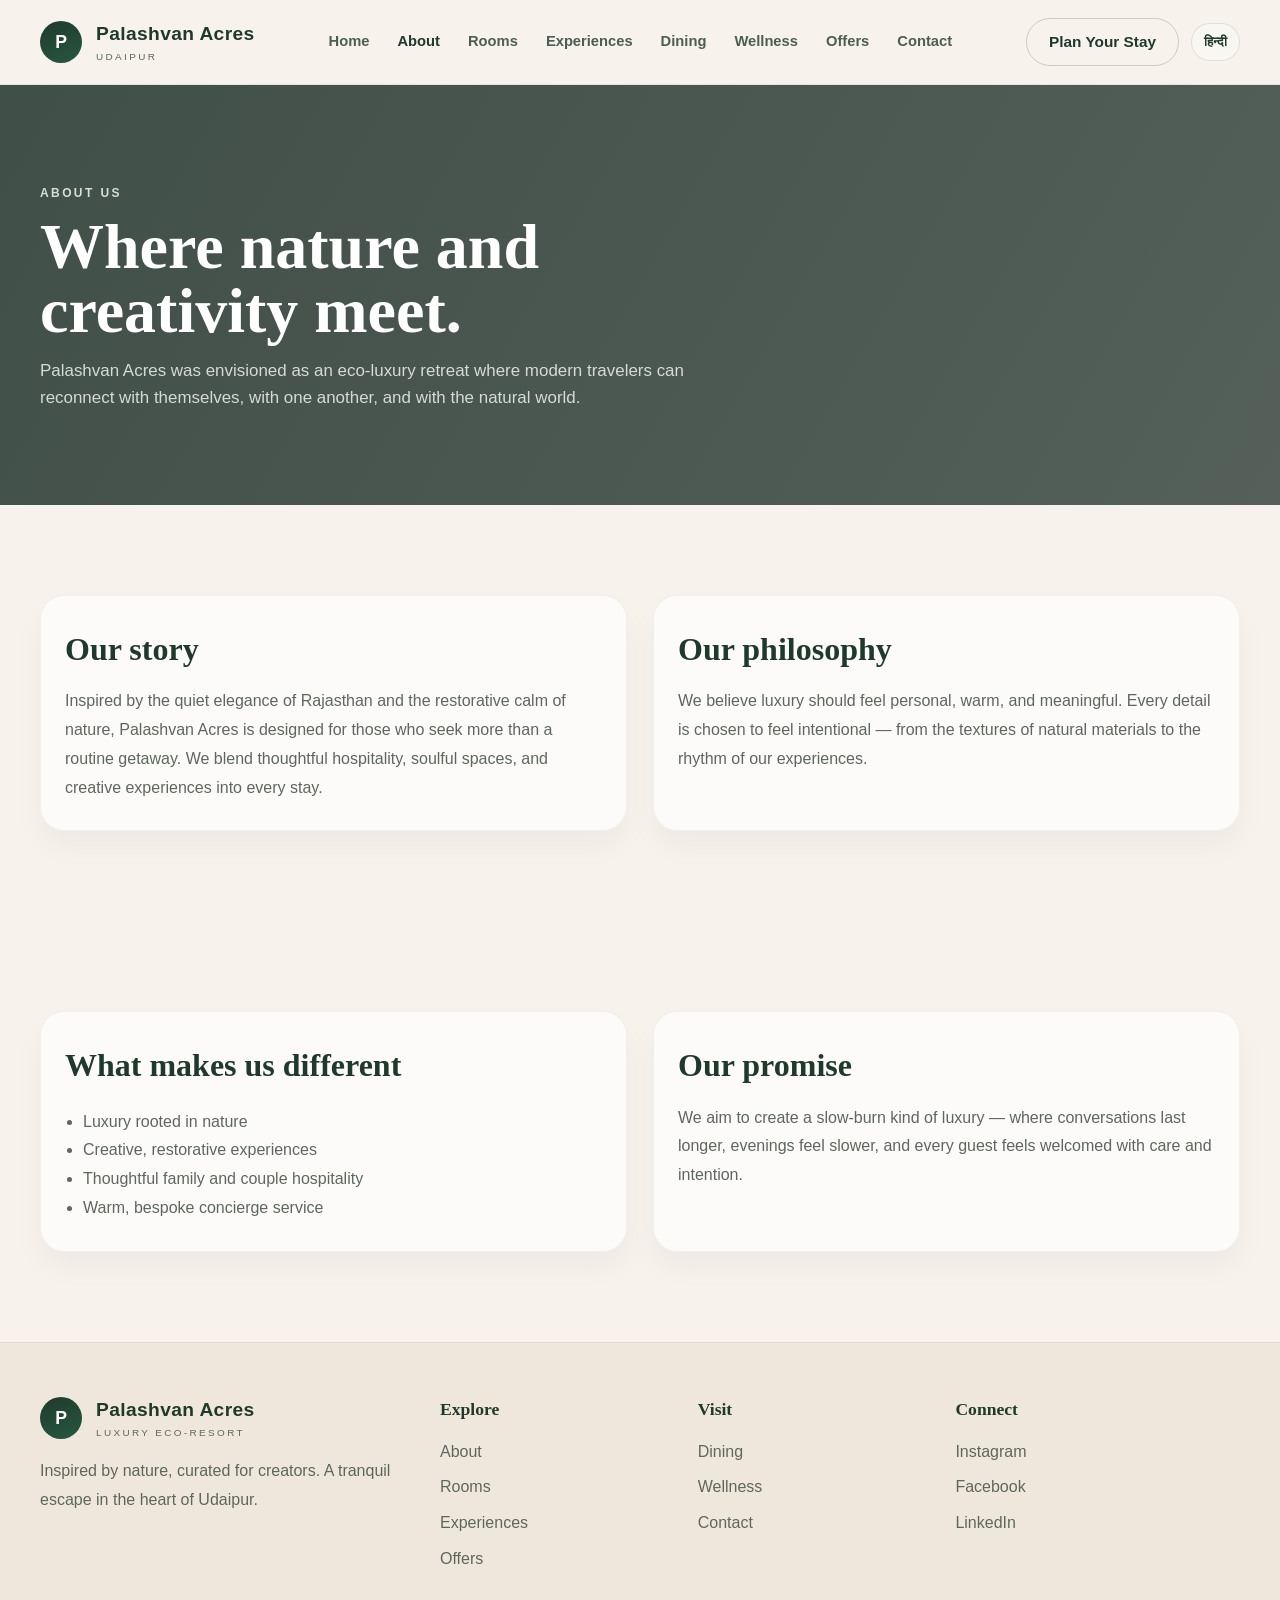
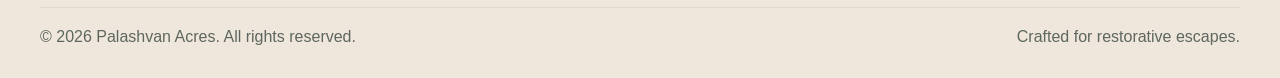
<file: about.html>
<!DOCTYPE html>
<html lang="en">
  <head>
    <meta charset="UTF-8" />
    <meta name="viewport" content="width=device-width, initial-scale=1.0" />
    <title>About | Palashvan Acres</title>
    <meta name="description" content="Learn more about Palashvan Acres, our story, values, and the thoughtful luxury we create in Udaipur." />
    <link rel="stylesheet" href="styles.css" />
  </head>
  <body>
    <header class="site-header">
      <div class="container header-inner">
        <a href="index.html" class="brand" aria-label="Palashvan Acres home">
          <div class="brand-mark">P</div>
          <div class="brand-text">
            <strong>Palashvan Acres</strong>
            <small>Udaipur</small>
          </div>
        </a>
        <nav class="main-nav" id="mainNav">
          <a href="index.html">Home</a>
          <a href="about.html" class="active">About</a>
          <a href="rooms.html">Rooms</a>
          <a href="experiences.html">Experiences</a>
          <a href="dining.html">Dining</a>
          <a href="wellness.html">Wellness</a>
          <a href="offers.html">Offers</a>
          <a href="contact.html">Contact</a>
        </nav>
        <div class="header-actions">
          <a href="contact.html" class="btn btn-outline-dark desktop-only">Plan Your Stay</a>
          <a href="hindi.html" class="lang-pill">हिन्दी</a>
          <button class="menu-toggle" id="menuToggle" aria-label="Toggle menu">☰</button>
        </div>
      </div>
    </header>

    <main>
      <section class="page-hero">
        <div class="container page-hero-inner">
          <div class="page-hero-copy">
            <span class="eyebrow light">About us</span>
            <h1>Where nature and creativity meet.</h1>
            <p>Palashvan Acres was envisioned as an eco-luxury retreat where modern travelers can reconnect with themselves, with one another, and with the natural world.</p>
          </div>
        </div>
      </section>

      <section class="section">
        <div class="container text-grid">
          <div class="card-box">
            <h3>Our story</h3>
            <p>Inspired by the quiet elegance of Rajasthan and the restorative calm of nature, Palashvan Acres is designed for those who seek more than a routine getaway. We blend thoughtful hospitality, soulful spaces, and creative experiences into every stay.</p>
          </div>
          <div class="card-box">
            <h3>Our philosophy</h3>
            <p>We believe luxury should feel personal, warm, and meaningful. Every detail is chosen to feel intentional — from the textures of natural materials to the rhythm of our experiences.</p>
          </div>
        </div>
      </section>

      <section class="section">
        <div class="container text-grid">
          <div class="card-box">
            <h3>What makes us different</h3>
            <ul>
              <li>Luxury rooted in nature</li>
              <li>Creative, restorative experiences</li>
              <li>Thoughtful family and couple hospitality</li>
              <li>Warm, bespoke concierge service</li>
            </ul>
          </div>
          <div class="card-box">
            <h3>Our promise</h3>
            <p>We aim to create a slow-burn kind of luxury — where conversations last longer, evenings feel slower, and every guest feels welcomed with care and intention.</p>
          </div>
        </div>
      </section>
    </main>

    <footer>
      <div class="container">
        <div class="footer-inner">
          <div class="footer-brand">
            <div class="brand">
              <div class="brand-mark">P</div>
              <div class="brand-text">
                <strong>Palashvan Acres</strong>
                <small>Luxury Eco-Resort</small>
              </div>
            </div>
            <p>Inspired by nature, curated for creators. A tranquil escape in the heart of Udaipur.</p>
          </div>
          <div class="footer-col">
            <h4>Explore</h4>
            <ul>
              <li><a href="about.html">About</a></li>
              <li><a href="rooms.html">Rooms</a></li>
              <li><a href="experiences.html">Experiences</a></li>
              <li><a href="offers.html">Offers</a></li>
            </ul>
          </div>
          <div class="footer-col">
            <h4>Visit</h4>
            <ul>
              <li><a href="dining.html">Dining</a></li>
              <li><a href="wellness.html">Wellness</a></li>
              <li><a href="contact.html">Contact</a></li>
            </ul>
          </div>
          <div class="footer-col">
            <h4>Connect</h4>
            <ul>
              <li>Instagram</li>
              <li>Facebook</li>
              <li>LinkedIn</li>
            </ul>
          </div>
        </div>
        <div class="footer-bottom">
          <span>© <span id="year"></span> Palashvan Acres. All rights reserved.</span>
          <span>Crafted for restorative escapes.</span>
        </div>
      </div>
    </footer>

    <script src="script.js"></script>
  </body>
</html>
</file>
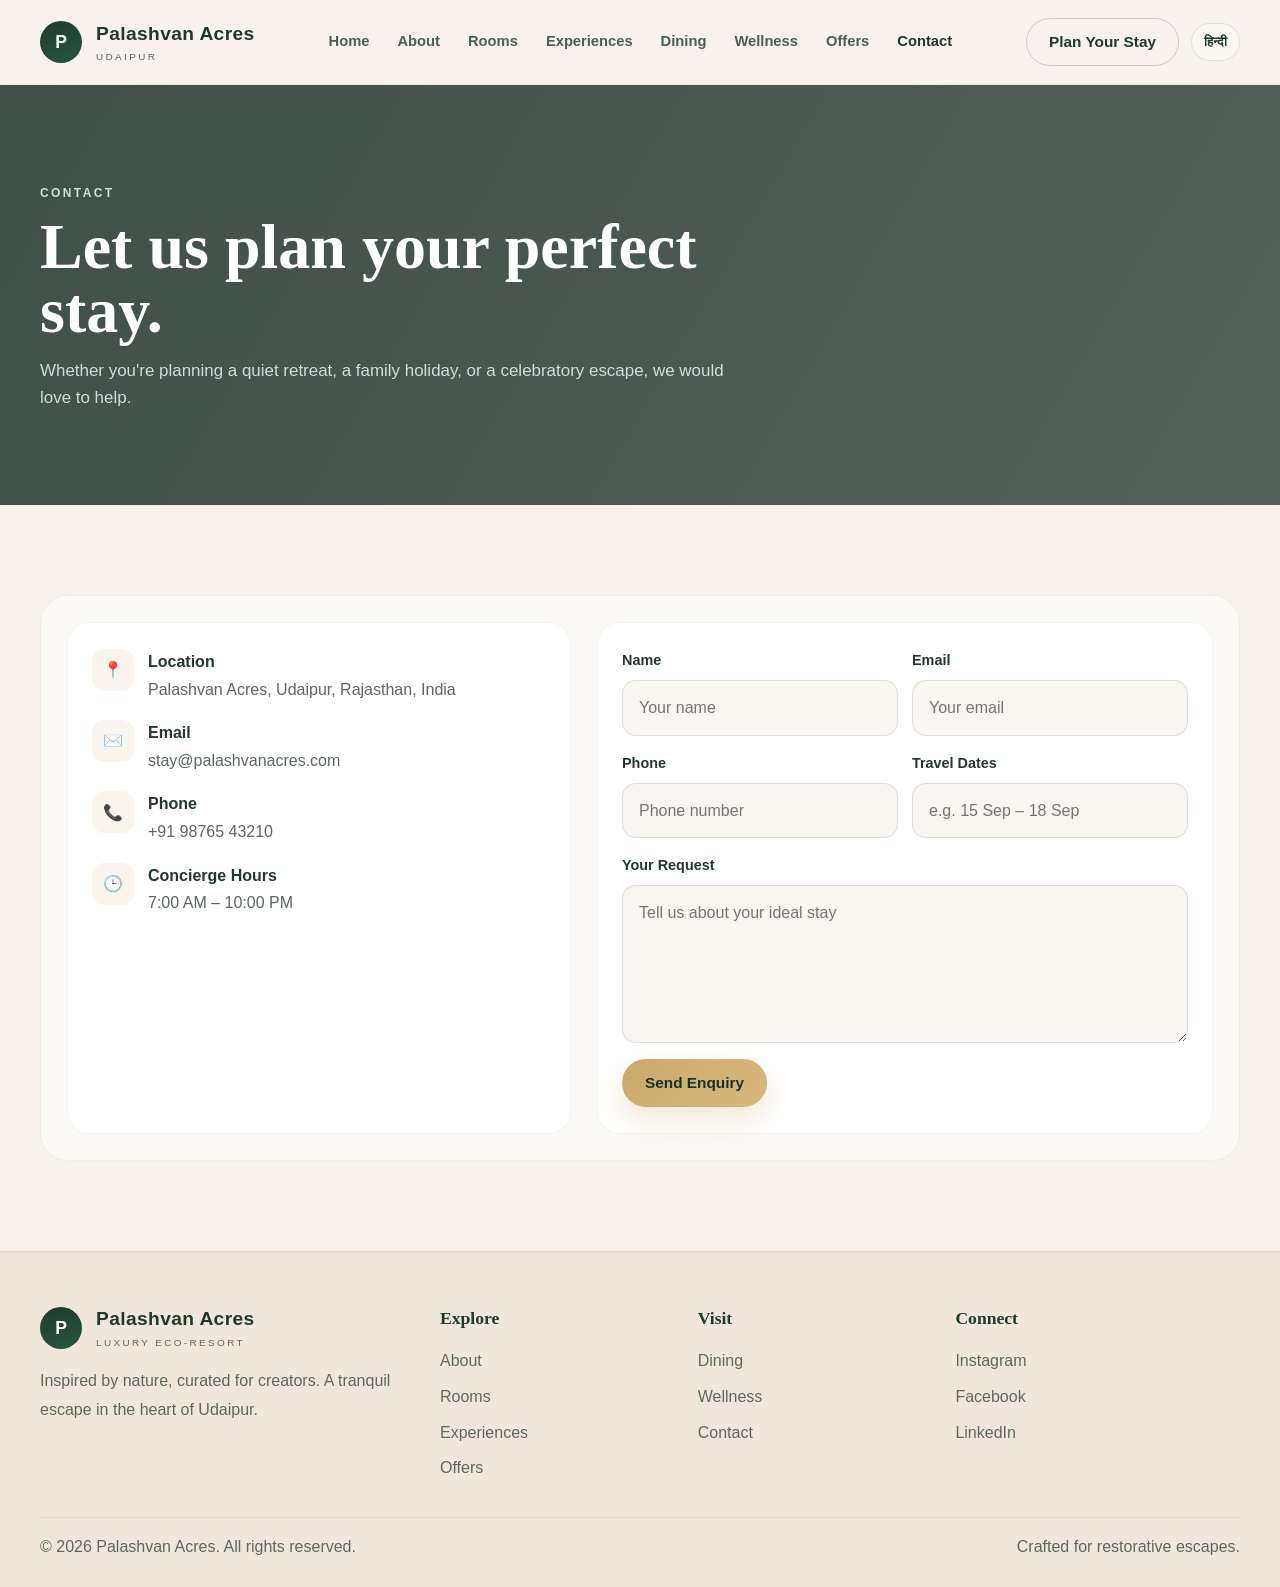
<file: contact.html>
<!DOCTYPE html>
<html lang="en">
  <head>
    <meta charset="UTF-8" />
    <meta name="viewport" content="width=device-width, initial-scale=1.0" />
    <title>Contact | Palashvan Acres</title>
    <meta name="description" content="Contact Palashvan Acres to plan your stay, event, or private retreat in Udaipur." />
    <link rel="stylesheet" href="styles.css" />
  </head>
  <body>
    <header class="site-header">
      <div class="container header-inner">
        <a href="index.html" class="brand" aria-label="Palashvan Acres home">
          <div class="brand-mark">P</div>
          <div class="brand-text">
            <strong>Palashvan Acres</strong>
            <small>Udaipur</small>
          </div>
        </a>
        <nav class="main-nav" id="mainNav">
          <a href="index.html">Home</a>
          <a href="about.html">About</a>
          <a href="rooms.html">Rooms</a>
          <a href="experiences.html">Experiences</a>
          <a href="dining.html">Dining</a>
          <a href="wellness.html">Wellness</a>
          <a href="offers.html">Offers</a>
          <a href="contact.html" class="active">Contact</a>
        </nav>
        <div class="header-actions">
          <a href="contact.html" class="btn btn-outline-dark desktop-only">Plan Your Stay</a>
          <a href="hindi.html" class="lang-pill">हिन्दी</a>
          <button class="menu-toggle" id="menuToggle" aria-label="Toggle menu">☰</button>
        </div>
      </div>
    </header>

    <main>
      <section class="page-hero">
        <div class="container page-hero-inner">
          <div class="page-hero-copy">
            <span class="eyebrow light">Contact</span>
            <h1>Let us plan your perfect stay.</h1>
            <p>Whether you're planning a quiet retreat, a family holiday, or a celebratory escape, we would love to help.</p>
          </div>
        </div>
      </section>

      <section class="section">
        <div class="container contact-wrap">
          <div class="contact-box">
            <div class="contact-info">
              <div class="contact-item">
                <div class="icon">📍</div>
                <div>
                  <strong>Location</strong>
                  <span>Palashvan Acres, Udaipur, Rajasthan, India</span>
                </div>
              </div>
              <div class="contact-item">
                <div class="icon">✉️</div>
                <div>
                  <strong>Email</strong>
                  <span>stay@palashvanacres.com</span>
                </div>
              </div>
              <div class="contact-item">
                <div class="icon">📞</div>
                <div>
                  <strong>Phone</strong>
                  <span>+91 98765 43210</span>
                </div>
              </div>
              <div class="contact-item">
                <div class="icon">🕒</div>
                <div>
                  <strong>Concierge Hours</strong>
                  <span>7:00 AM – 10:00 PM</span>
                </div>
              </div>
            </div>
          </div>

          <div class="contact-box">
            <form class="contact-form">
              <div class="row">
                <div class="field">
                  <label for="name">Name</label>
                  <input id="name" type="text" placeholder="Your name" />
                </div>
                <div class="field">
                  <label for="email">Email</label>
                  <input id="email" type="email" placeholder="Your email" />
                </div>
              </div>
              <div class="row">
                <div class="field">
                  <label for="phone">Phone</label>
                  <input id="phone" type="tel" placeholder="Phone number" />
                </div>
                <div class="field">
                  <label for="dates">Travel Dates</label>
                  <input id="dates" type="text" placeholder="e.g. 15 Sep – 18 Sep" />
                </div>
              </div>
              <div class="field">
                <label for="message">Your Request</label>
                <textarea id="message" rows="5" placeholder="Tell us about your ideal stay"></textarea>
              </div>
              <button type="submit" class="btn btn-primary" style="justify-self:flex-start;">Send Enquiry</button>
            </form>
          </div>
        </div>
      </section>
    </main>

    <footer>
      <div class="container">
        <div class="footer-inner">
          <div class="footer-brand">
            <div class="brand">
              <div class="brand-mark">P</div>
              <div class="brand-text">
                <strong>Palashvan Acres</strong>
                <small>Luxury Eco-Resort</small>
              </div>
            </div>
            <p>Inspired by nature, curated for creators. A tranquil escape in the heart of Udaipur.</p>
          </div>
          <div class="footer-col">
            <h4>Explore</h4>
            <ul>
              <li><a href="about.html">About</a></li>
              <li><a href="rooms.html">Rooms</a></li>
              <li><a href="experiences.html">Experiences</a></li>
              <li><a href="offers.html">Offers</a></li>
            </ul>
          </div>
          <div class="footer-col">
            <h4>Visit</h4>
            <ul>
              <li><a href="dining.html">Dining</a></li>
              <li><a href="wellness.html">Wellness</a></li>
              <li><a href="contact.html">Contact</a></li>
            </ul>
          </div>
          <div class="footer-col">
            <h4>Connect</h4>
            <ul>
              <li>Instagram</li>
              <li>Facebook</li>
              <li>LinkedIn</li>
            </ul>
          </div>
        </div>
        <div class="footer-bottom">
          <span>© <span id="year"></span> Palashvan Acres. All rights reserved.</span>
          <span>Crafted for restorative escapes.</span>
        </div>
      </div>
    </footer>

    <script src="script.js"></script>
  </body>
</html>
</file>
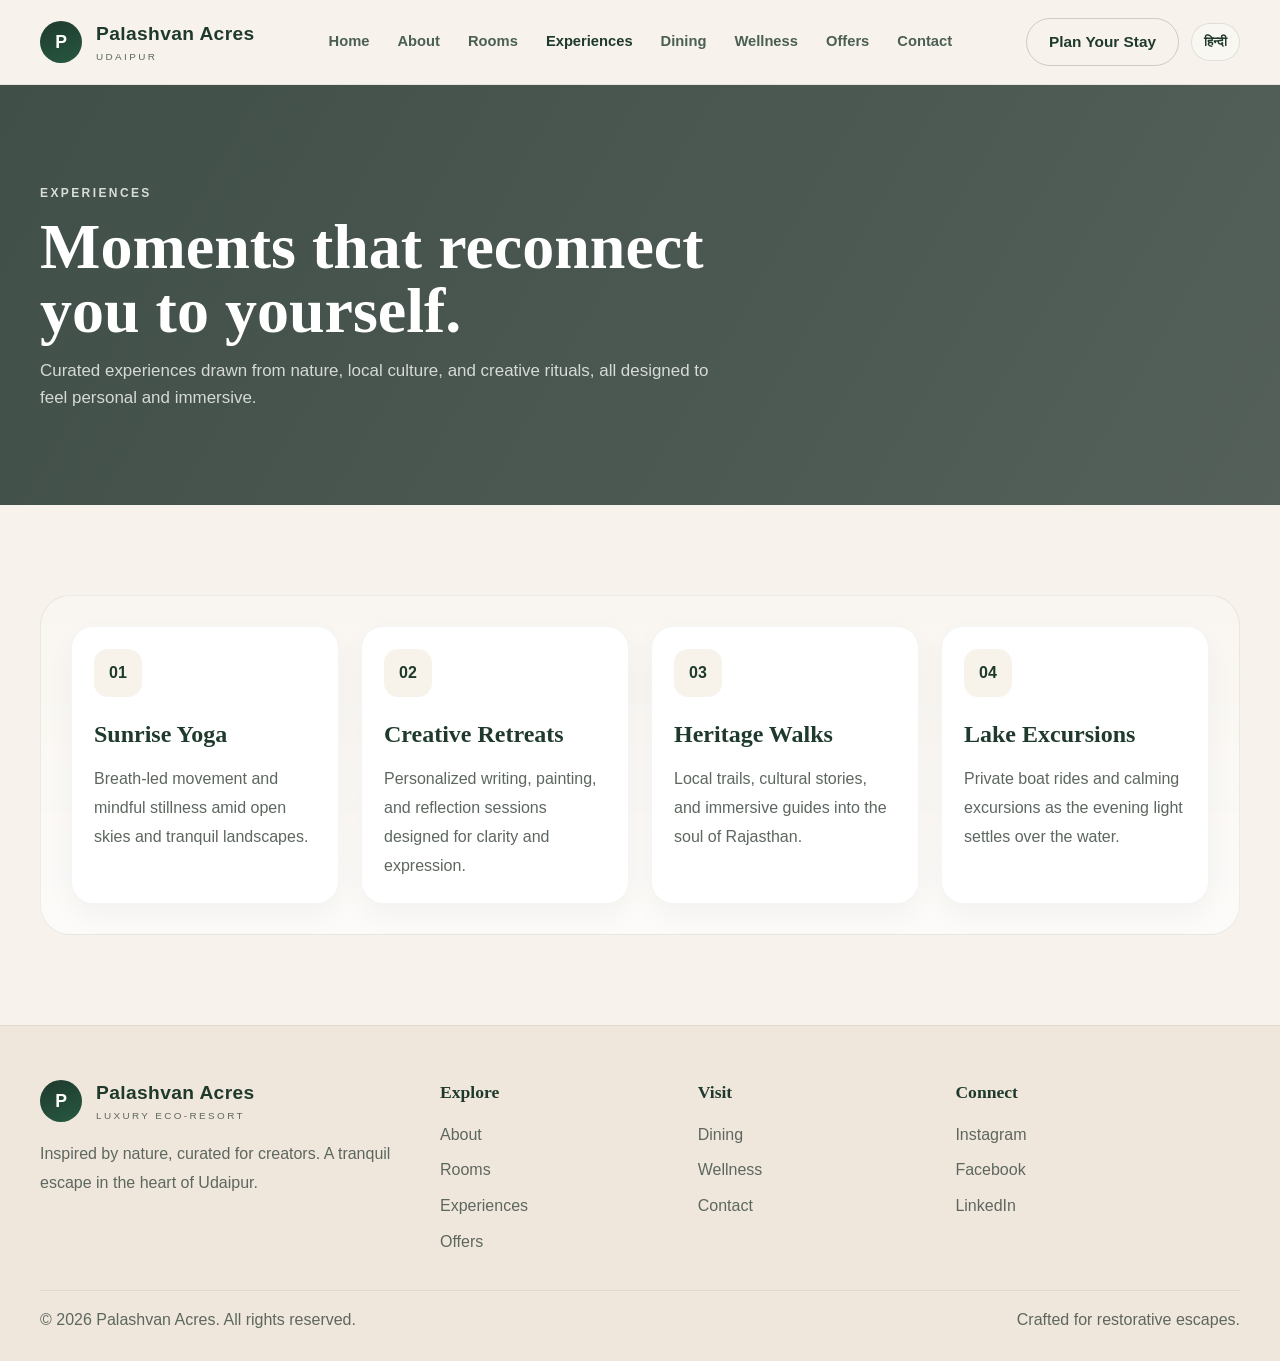
<file: experiences.html>
<!DOCTYPE html>
<html lang="en">
  <head>
    <meta charset="UTF-8" />
    <meta name="viewport" content="width=device-width, initial-scale=1.0" />
    <title>Experiences | Palashvan Acres</title>
    <meta name="description" content="Discover immersive experiences at Palashvan Acres, including yoga, creative retreats, lake excursions, and heritage trails." />
    <link rel="stylesheet" href="styles.css" />
  </head>
  <body>
    <header class="site-header">
      <div class="container header-inner">
        <a href="index.html" class="brand" aria-label="Palashvan Acres home">
          <div class="brand-mark">P</div>
          <div class="brand-text">
            <strong>Palashvan Acres</strong>
            <small>Udaipur</small>
          </div>
        </a>
        <nav class="main-nav" id="mainNav">
          <a href="index.html">Home</a>
          <a href="about.html">About</a>
          <a href="rooms.html">Rooms</a>
          <a href="experiences.html" class="active">Experiences</a>
          <a href="dining.html">Dining</a>
          <a href="wellness.html">Wellness</a>
          <a href="offers.html">Offers</a>
          <a href="contact.html">Contact</a>
        </nav>
        <div class="header-actions">
          <a href="contact.html" class="btn btn-outline-dark desktop-only">Plan Your Stay</a>
          <a href="hindi.html" class="lang-pill">हिन्दी</a>
          <button class="menu-toggle" id="menuToggle" aria-label="Toggle menu">☰</button>
        </div>
      </div>
    </header>

    <main>
      <section class="page-hero">
        <div class="container page-hero-inner">
          <div class="page-hero-copy">
            <span class="eyebrow light">Experiences</span>
            <h1>Moments that reconnect you to yourself.</h1>
            <p>Curated experiences drawn from nature, local culture, and creative rituals, all designed to feel personal and immersive.</p>
          </div>
        </div>
      </section>

      <section class="section">
        <div class="container experience-wrap">
          <div class="experience-grid">
            <article class="experience-card">
              <div class="num">01</div>
              <h3>Sunrise Yoga</h3>
              <p>Breath-led movement and mindful stillness amid open skies and tranquil landscapes.</p>
            </article>
            <article class="experience-card">
              <div class="num">02</div>
              <h3>Creative Retreats</h3>
              <p>Personalized writing, painting, and reflection sessions designed for clarity and expression.</p>
            </article>
            <article class="experience-card">
              <div class="num">03</div>
              <h3>Heritage Walks</h3>
              <p>Local trails, cultural stories, and immersive guides into the soul of Rajasthan.</p>
            </article>
            <article class="experience-card">
              <div class="num">04</div>
              <h3>Lake Excursions</h3>
              <p>Private boat rides and calming excursions as the evening light settles over the water.</p>
            </article>
          </div>
        </div>
      </section>
    </main>

    <footer>
      <div class="container">
        <div class="footer-inner">
          <div class="footer-brand">
            <div class="brand">
              <div class="brand-mark">P</div>
              <div class="brand-text">
                <strong>Palashvan Acres</strong>
                <small>Luxury Eco-Resort</small>
              </div>
            </div>
            <p>Inspired by nature, curated for creators. A tranquil escape in the heart of Udaipur.</p>
          </div>
          <div class="footer-col">
            <h4>Explore</h4>
            <ul>
              <li><a href="about.html">About</a></li>
              <li><a href="rooms.html">Rooms</a></li>
              <li><a href="experiences.html">Experiences</a></li>
              <li><a href="offers.html">Offers</a></li>
            </ul>
          </div>
          <div class="footer-col">
            <h4>Visit</h4>
            <ul>
              <li><a href="dining.html">Dining</a></li>
              <li><a href="wellness.html">Wellness</a></li>
              <li><a href="contact.html">Contact</a></li>
            </ul>
          </div>
          <div class="footer-col">
            <h4>Connect</h4>
            <ul>
              <li>Instagram</li>
              <li>Facebook</li>
              <li>LinkedIn</li>
            </ul>
          </div>
        </div>
        <div class="footer-bottom">
          <span>© <span id="year"></span> Palashvan Acres. All rights reserved.</span>
          <span>Crafted for restorative escapes.</span>
        </div>
      </div>
    </footer>

    <script src="script.js"></script>
  </body>
</html>
</file>
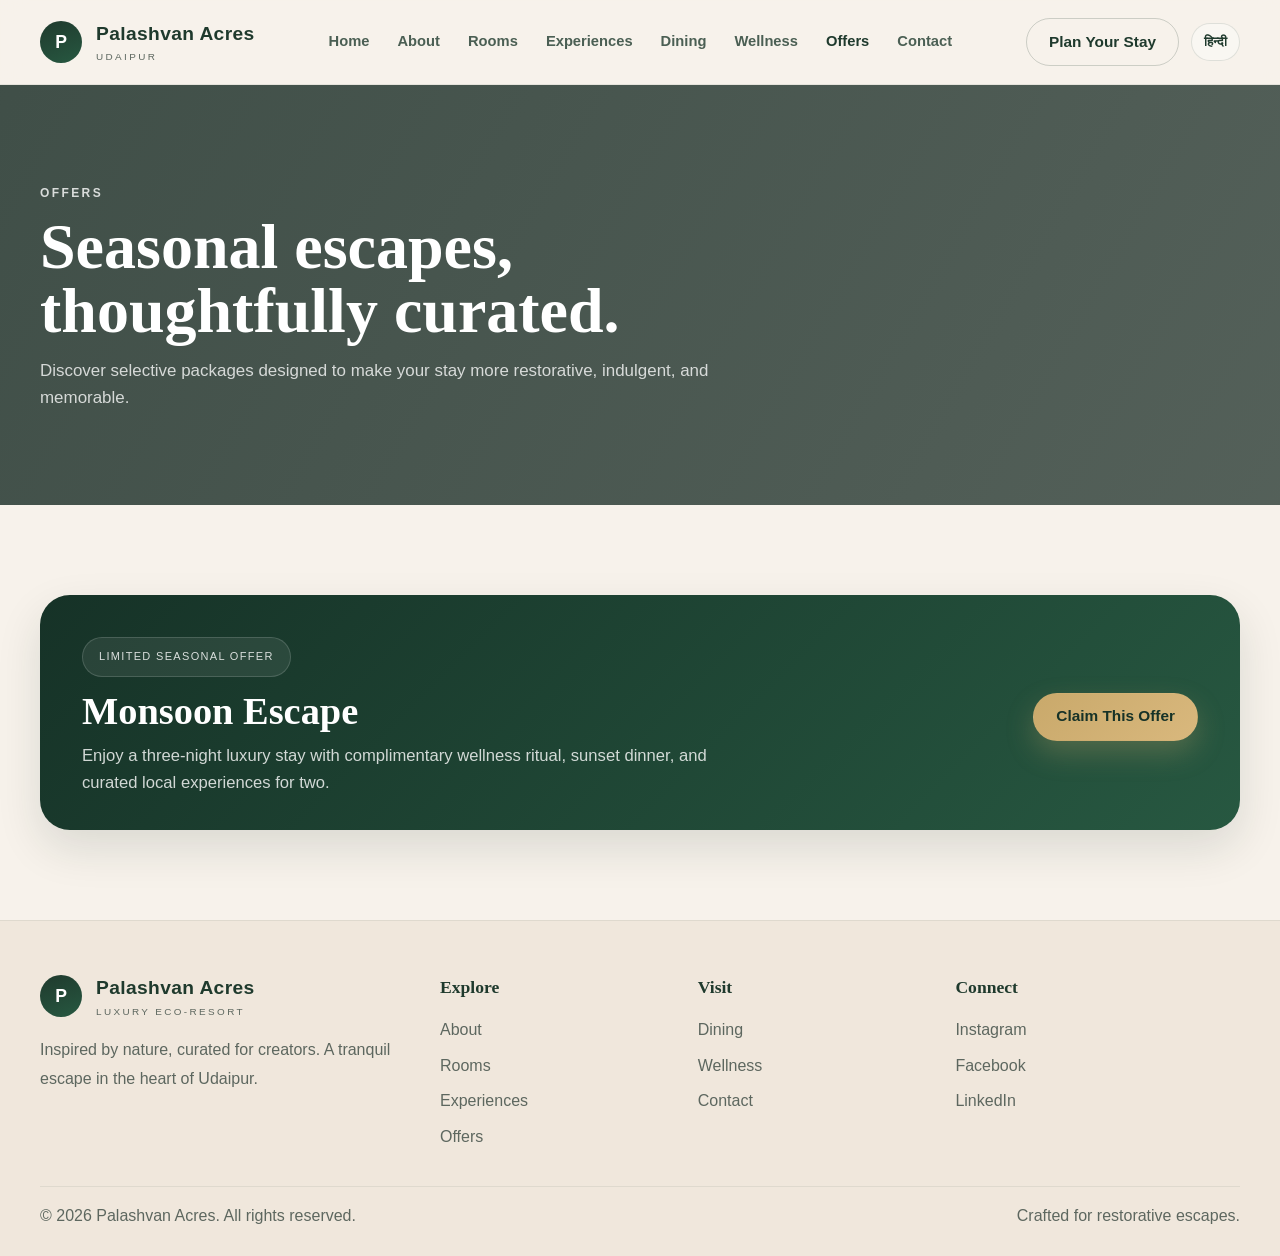
<file: offers.html>
<!DOCTYPE html>
<html lang="en">
  <head>
    <meta charset="UTF-8" />
    <meta name="viewport" content="width=device-width, initial-scale=1.0" />
    <title>Offers | Palashvan Acres</title>
    <meta name="description" content="Seasonal offers and curated escapes at Palashvan Acres in Udaipur." />
    <link rel="stylesheet" href="styles.css" />
  </head>
  <body>
    <header class="site-header">
      <div class="container header-inner">
        <a href="index.html" class="brand" aria-label="Palashvan Acres home">
          <div class="brand-mark">P</div>
          <div class="brand-text">
            <strong>Palashvan Acres</strong>
            <small>Udaipur</small>
          </div>
        </a>
        <nav class="main-nav" id="mainNav">
          <a href="index.html">Home</a>
          <a href="about.html">About</a>
          <a href="rooms.html">Rooms</a>
          <a href="experiences.html">Experiences</a>
          <a href="dining.html">Dining</a>
          <a href="wellness.html">Wellness</a>
          <a href="offers.html" class="active">Offers</a>
          <a href="contact.html">Contact</a>
        </nav>
        <div class="header-actions">
          <a href="contact.html" class="btn btn-outline-dark desktop-only">Plan Your Stay</a>
          <a href="hindi.html" class="lang-pill">हिन्दी</a>
          <button class="menu-toggle" id="menuToggle" aria-label="Toggle menu">☰</button>
        </div>
      </div>
    </header>

    <main>
      <section class="page-hero">
        <div class="container page-hero-inner">
          <div class="page-hero-copy">
            <span class="eyebrow light">Offers</span>
            <h1>Seasonal escapes, thoughtfully curated.</h1>
            <p>Discover selective packages designed to make your stay more restorative, indulgent, and memorable.</p>
          </div>
        </div>
      </section>

      <section class="section">
        <div class="container offer-banner">
          <div class="offer-inner">
            <div>
              <span class="offer-tag">Limited seasonal offer</span>
              <h2>Monsoon Escape</h2>
              <p>Enjoy a three-night luxury stay with complimentary wellness ritual, sunset dinner, and curated local experiences for two.</p>
            </div>
            <div class="cta-right">
              <a href="contact.html" class="btn btn-primary">Claim This Offer</a>
            </div>
          </div>
        </div>
      </section>
    </main>

    <footer>
      <div class="container">
        <div class="footer-inner">
          <div class="footer-brand">
            <div class="brand">
              <div class="brand-mark">P</div>
              <div class="brand-text">
                <strong>Palashvan Acres</strong>
                <small>Luxury Eco-Resort</small>
              </div>
            </div>
            <p>Inspired by nature, curated for creators. A tranquil escape in the heart of Udaipur.</p>
          </div>
          <div class="footer-col">
            <h4>Explore</h4>
            <ul>
              <li><a href="about.html">About</a></li>
              <li><a href="rooms.html">Rooms</a></li>
              <li><a href="experiences.html">Experiences</a></li>
              <li><a href="offers.html">Offers</a></li>
            </ul>
          </div>
          <div class="footer-col">
            <h4>Visit</h4>
            <ul>
              <li><a href="dining.html">Dining</a></li>
              <li><a href="wellness.html">Wellness</a></li>
              <li><a href="contact.html">Contact</a></li>
            </ul>
          </div>
          <div class="footer-col">
            <h4>Connect</h4>
            <ul>
              <li>Instagram</li>
              <li>Facebook</li>
              <li>LinkedIn</li>
            </ul>
          </div>
        </div>
        <div class="footer-bottom">
          <span>© <span id="year"></span> Palashvan Acres. All rights reserved.</span>
          <span>Crafted for restorative escapes.</span>
        </div>
      </div>
    </footer>

    <script src="script.js"></script>
  </body>
</html>
</file>
<file: styles.css>
* {
  box-sizing: border-box;
}

:root {
  --forest: #1f3a2d;
  --forest-deep: #163227;
  --forest-soft: #275841;
  --ivory: #f7f2eb;
  --sand: #e7dbc2;
  --gold: #c9a96b;
  --terracotta: #b96a4b;
  --white: #ffffff;
  --text: #24372f;
  --muted: #5d675f;
  --shadow: 0 18px 45px rgba(20, 38, 32, 0.12);
  --radius: 24px;
}

html {
  scroll-behavior: smooth;
}

body {
  margin: 0;
  font-family: "Segoe UI", Arial, sans-serif;
  background: var(--ivory);
  color: var(--text);
  line-height: 1.6;
}

img {
  max-width: 100%;
  display: block;
}

a {
  color: inherit;
  text-decoration: none;
}

.container {
  width: min(1200px, calc(100% - 32px));
  margin: 0 auto;
}

.section {
  padding: 90px 0;
}

.eyebrow {
  color: var(--terracotta);
  font-weight: 700;
  letter-spacing: 0.2em;
  text-transform: uppercase;
  font-size: 12px;
  display: inline-block;
  margin-bottom: 12px;
}

.eyebrow.light {
  color: rgba(255,255,255,0.8);
}

h1, h2, h3, h4 {
  margin: 0;
  color: var(--forest);
  font-family: Georgia, "Times New Roman", serif;
}

p {
  margin: 0;
}

.btn {
  display: inline-flex;
  align-items: center;
  justify-content: center;
  min-height: 48px;
  padding: 0 22px;
  border-radius: 999px;
  font-weight: 700;
  font-size: 0.96rem;
  transition: transform 0.2s ease, opacity 0.2s ease;
  border: 1px solid transparent;
  cursor: pointer;
}

.btn:hover {
  transform: translateY(-2px);
}

.btn-primary {
  background: linear-gradient(135deg, var(--gold), #d9b87d);
  color: var(--forest-deep);
  box-shadow: 0 12px 28px rgba(201, 169, 107, 0.28);
}

.btn-outline {
  background: transparent;
  color: var(--white);
  border-color: rgba(255,255,255,0.5);
}

.btn-outline-dark {
  background: transparent;
  color: var(--forest);
  border-color: rgba(31, 58, 45, 0.2);
}

.small-btn {
  min-height: 40px;
  padding: 0 16px;
  font-size: 0.85rem;
}

.lang-pill {
  border: 1px solid rgba(31, 58, 45, 0.12);
  border-radius: 999px;
  padding: 8px 12px;
  font-size: 0.8rem;
  font-weight: 700;
  color: var(--forest);
  background: rgba(255,255,255,0.35);
}

.site-header {
  position: sticky;
  top: 0;
  z-index: 1000;
  background: rgba(247, 242, 235, 0.82);
  backdrop-filter: blur(12px);
  border-bottom: 1px solid rgba(31, 58, 45, 0.08);
}

.header-inner {
  display: flex;
  justify-content: space-between;
  align-items: center;
  min-height: 84px;
}

.brand {
  display: flex;
  align-items: center;
  gap: 14px;
}

.brand-mark {
  width: 42px;
  height: 42px;
  border-radius: 50%;
  display: grid;
  place-items: center;
  background: linear-gradient(160deg, var(--forest), var(--forest-soft));
  color: var(--white);
  font-weight: 800;
  font-size: 1.1rem;
}

.brand-text strong {
  display: block;
  font-size: 1.2rem;
  color: var(--forest);
  letter-spacing: 0.02em;
}

.brand-text small {
  display: block;
  font-size: 0.62rem;
  color: var(--muted);
  letter-spacing: 0.24em;
  text-transform: uppercase;
}

.main-nav {
  display: flex;
  align-items: center;
  gap: 28px;
}

.main-nav a {
  font-size: 0.92rem;
  font-weight: 600;
  color: var(--forest);
  opacity: 0.8;
}

.main-nav a:hover,
.main-nav a.active {
  opacity: 1;
}

.header-actions {
  display: flex;
  align-items: center;
  gap: 12px;
}

.menu-toggle {
  display: none;
  width: 44px;
  height: 44px;
  background: transparent;
  border-radius: 12px;
  border: 1px solid rgba(31, 58, 45, 0.14);
  font-size: 1.5rem;
  color: var(--forest);
  cursor: pointer;
}

.hero {
  position: relative;
  display: flex;
  align-items: center;
  min-height: 760px;
  color: var(--white);
}

.home-hero {
  background:
    linear-gradient(120deg, rgba(12, 35, 29, 0.74), rgba(13, 36, 30, 0.6)),
    url("https://images.unsplash.com/photo-1507525428034-b723cf961d3e?auto=format&fit=crop&w=1600&q=80") center/cover no-repeat;
}

.hero-inner {
  display: grid;
  grid-template-columns: 1.1fr 0.9fr;
  align-items: center;
  gap: 40px;
  min-height: 760px;
}

.hero-copy {
  max-width: 700px;
}

.hero-copy h1 {
  color: var(--white);
  font-size: clamp(3rem, 5vw, 6rem);
  line-height: 0.95;
  letter-spacing: -0.04em;
  margin-bottom: 24px;
}

.hero-copy p {
  font-size: 1.18rem;
  line-height: 1.7;
  color: rgba(255,255,255,0.8);
  max-width: 620px;
}

.hero-cta {
  display: flex;
  flex-wrap: wrap;
  gap: 16px;
  margin-top: 30px;
}

.hero-panel {
  padding: 28px;
  background: rgba(255,255,255,0.08);
  border: 1px solid rgba(255,255,255,0.12);
  border-radius: var(--radius);
  backdrop-filter: blur(8px);
}

.info-card {
  background: rgba(255,255,255,0.08);
  border: 1px solid rgba(255,255,255,0.12);
  border-radius: 20px;
  padding: 18px 18px 14px;
  margin-bottom: 16px;
}

.mini-label {
  color: rgba(255,255,255,0.6);
  letter-spacing: 0.18em;
  text-transform: uppercase;
  font-size: 10px;
}

.mini-value {
  font-size: clamp(1.8rem, 2vw, 2.4rem);
  font-family: Georgia, "Times New Roman", serif;
  margin-top: 6px;
  color: var(--white);
}

.hero-panel .note {
  font-size: 0.95rem;
  color: rgba(255,255,255,0.82);
  line-height: 1.6;
}

.stats-strip {
  margin-top: -50px;
  position: relative;
  z-index: 2;
}

.stats-grid {
  background: rgba(255,255,255,0.8);
  backdrop-filter: blur(10px);
  border-radius: 22px;
  border: 1px solid rgba(31,58,45,0.08);
  box-shadow: var(--shadow);
  display: grid;
  grid-template-columns: repeat(4, 1fr);
}

.stat-box {
  padding: 28px 24px;
  text-align: center;
  border-right: 1px solid rgba(31,58,45,0.08);
}

.stat-box:last-child {
  border-right: none;
}

.stat-box strong {
  display: block;
  font-size: clamp(2rem, 3vw, 2.8rem);
  color: var(--forest);
  font-family: Georgia, "Times New Roman", serif;
}

.stat-box span {
  display: block;
  color: var(--muted);
  font-size: 0.9rem;
  margin-top: 6px;
}

.intro-grid {
  display: grid;
  grid-template-columns: 1.1fr 0.9fr;
  gap: 42px;
  align-items: center;
}

.intro-copy h2 {
  font-size: clamp(2.3rem, 4vw, 4rem);
  line-height: 1.05;
  margin-bottom: 18px;
}

.intro-copy p {
  color: var(--muted);
  font-size: 1.06rem;
  line-height: 1.9;
  max-width: 620px;
}

.feature-list {
  display: grid;
  gap: 15px;
  margin-top: 28px;
}

.feature-item {
  display: flex;
  gap: 14px;
  align-items: flex-start;
  background: rgba(255,255,255,0.4);
  border: 1px solid rgba(31,58,45,0.06);
  border-radius: 16px;
  padding: 14px 16px;
}

.feature-icon {
  width: 38px;
  height: 38px;
  border-radius: 12px;
  display: grid;
  place-items: center;
  background: rgba(201,169,107,0.12);
  color: var(--forest);
  font-weight: 800;
}

.feature-item strong {
  display: block;
  margin-bottom: 4px;
  color: var(--forest);
  font-size: 1rem;
}

.feature-item span {
  color: var(--muted);
  font-size: 0.92rem;
}

.intro-image-wrap {
  position: relative;
}

.intro-image-large {
  border-radius: 32px;
  overflow: hidden;
  box-shadow: var(--shadow);
}

.intro-image-large img {
  width: 100%;
  height: 620px;
  object-fit: cover;
}

.floating-card {
  position: absolute;
  left: -30px;
  bottom: 36px;
  background: rgba(255,255,255,0.9);
  border-radius: 18px;
  padding: 18px 20px;
  box-shadow: var(--shadow);
  min-width: 220px;
}

.floating-card .label {
  display: block;
  font-size: 11px;
  text-transform: uppercase;
  letter-spacing: 0.18em;
  color: var(--muted);
}

.floating-card .value {
  margin-top: 8px;
  font-size: 2rem;
  font-family: Georgia, "Times New Roman", serif;
  color: var(--forest);
}

.section-heading {
  display: flex;
  justify-content: space-between;
  align-items: end;
  gap: 20px;
  margin-bottom: 30px;
}

.section-heading h2 {
  font-size: clamp(2.4rem, 4vw, 4rem);
  line-height: 1;
}

.section-heading p {
  font-size: 1rem;
  color: var(--muted);
  max-width: 560px;
}

.room-grid,
.experience-grid,
.testimonial-grid,
.gallery-grid {
  display: grid;
  gap: 22px;
}

.room-grid {
  grid-template-columns: repeat(3, minmax(0, 1fr));
}

.room-card {
  background: var(--white);
  border-radius: 26px;
  overflow: hidden;
  box-shadow: 0 18px 36px rgba(17, 34, 27, 0.06);
  border: 1px solid rgba(31,58,45,0.05);
}

.room-card img {
  width: 100%;
  height: 280px;
  object-fit: cover;
}

.room-content {
  padding: 24px 22px 22px;
}

.room-top {
  display: flex;
  justify-content: space-between;
  gap: 12px;
  align-items: center;
  margin-bottom: 12px;
}

.room-top h3 {
  font-size: 1.8rem;
}

.price {
  color: var(--forest);
  font-weight: 800;
  font-size: 1.05rem;
}

.room-content p {
  color: var(--muted);
  line-height: 1.8;
}

.room-meta {
  display: flex;
  justify-content: space-between;
  align-items: center;
  margin-top: 20px;
  padding-top: 18px;
  border-top: 1px solid rgba(31,58,45,0.08);
}

.meta-sm {
  color: var(--forest);
  font-size: 0.9rem;
  font-weight: 600;
}

.experience-wrap {
  background: linear-gradient(180deg, rgba(255,255,255,0.3), rgba(255,255,255,0.7));
  border: 1px solid rgba(31,58,45,0.08);
  border-radius: 30px;
  padding: 30px;
}

.experience-grid {
  grid-template-columns: repeat(4, minmax(0, 1fr));
}

.experience-card {
  background: var(--white);
  border-radius: 22px;
  padding: 22px;
  border: 1px solid rgba(31,58,45,0.05);
  box-shadow: 0 12px 30px rgba(17,34,27,0.04);
}

.experience-card .num {
  width: 48px;
  height: 48px;
  border-radius: 14px;
  display: grid;
  place-items: center;
  font-weight: 800;
  margin-bottom: 18px;
  background: rgba(201,169,107,0.14);
  color: var(--forest);
}

.experience-card h3 {
  font-size: 1.5rem;
  margin-bottom: 12px;
}

.experience-card p {
  color: var(--muted);
  line-height: 1.8;
}

.split-grid {
  display: grid;
  grid-template-columns: 1fr 1fr;
  gap: 22px;
}

.panel {
  background: var(--white);
  border-radius: 28px;
  overflow: hidden;
  box-shadow: 0 18px 36px rgba(17,34,27,0.06);
  border: 1px solid rgba(31,58,45,0.05);
}

.panel img {
  width: 100%;
  height: 320px;
  object-fit: cover;
}

.panel-body {
  padding: 28px 24px 30px;
}

.panel-body h3 {
  font-size: 2.1rem;
  margin-bottom: 12px;
}

.panel-body p {
  color: var(--muted);
  line-height: 1.8;
}

.panel-list {
  list-style: none;
  padding: 0;
  margin: 18px 0 0;
  display: grid;
  gap: 10px;
}

.panel-list li {
  color: var(--forest);
  font-weight: 600;
  font-size: 0.98rem;
  padding-left: 18px;
  position: relative;
}

.panel-list li::before {
  content: "•";
  position: absolute;
  left: 0;
  color: var(--gold);
  font-size: 1.5rem;
  line-height: 1;
}

.offer-banner {
  background: linear-gradient(135deg, var(--forest-deep), var(--forest-soft));
  color: var(--white);
  border-radius: 30px;
  overflow: hidden;
  box-shadow: var(--shadow);
}

.offer-inner {
  display: grid;
  grid-template-columns: 1.2fr 0.8fr;
  align-items: center;
  padding: 42px 42px 34px;
  gap: 28px;
}

.offer-inner h2 {
  color: var(--white);
  font-size: clamp(2.2rem, 3vw, 4rem);
  line-height: 1.05;
  margin-bottom: 12px;
}

.offer-inner p {
  color: rgba(255,255,255,0.8);
  font-size: 1.04rem;
}

.offer-tag {
  display: inline-block;
  padding: 10px 16px;
  border-radius: 999px;
  background: rgba(255,255,255,0.08);
  border: 1px solid rgba(255,255,255,0.15);
  margin-bottom: 14px;
  text-transform: uppercase;
  letter-spacing: 0.12em;
  font-size: 11px;
  color: rgba(255,255,255,0.82);
}

.cta-right {
  display: flex;
  justify-content: flex-end;
}

.testimonial-grid {
  grid-template-columns: repeat(3, minmax(0, 1fr));
}

.testimonial {
  background: rgba(255,255,255,0.6);
  border: 1px solid rgba(31,58,45,0.06);
  border-radius: 22px;
  padding: 26px 22px;
}

.stars {
  color: var(--gold);
  letter-spacing: 0.16em;
  font-size: 1.15rem;
}

.testimonial p {
  color: var(--muted);
  font-size: 1.02rem;
  line-height: 1.9;
  margin-top: 18px;
}

.person {
  display: flex;
  align-items: center;
  gap: 12px;
  margin-top: 22px;
}

.avatar {
  width: 46px;
  height: 46px;
  border-radius: 50%;
  background: linear-gradient(135deg, var(--gold), #e7d4a7);
  display: grid;
  place-items: center;
  color: var(--forest);
  font-weight: 800;
}

.person strong {
  display: block;
  color: var(--forest);
}

.person span {
  color: var(--muted);
  font-size: 0.82rem;
}

.gallery-grid {
  grid-template-columns: repeat(4, minmax(0, 1fr));
}

.gallery-item {
  border-radius: 20px;
  overflow: hidden;
  box-shadow: 0 18px 30px rgba(17,34,27,0.05);
}

.gallery-item img {
  width: 100%;
  height: 280px;
  object-fit: cover;
  transition: transform 0.3s ease;
}

.gallery-item:hover img {
  transform: scale(1.04);
}

.contact-wrap {
  display: grid;
  grid-template-columns: 0.9fr 1.1fr;
  gap: 26px;
  background: rgba(255,255,255,0.6);
  border: 1px solid rgba(31,58,45,0.06);
  border-radius: 28px;
  padding: 26px;
}

.contact-box {
  background: var(--white);
  border-radius: 22px;
  padding: 26px 24px;
  border: 1px solid rgba(31,58,45,0.05);
}

.contact-info {
  display: grid;
  gap: 18px;
}

.contact-item {
  display: flex;
  gap: 14px;
  align-items: flex-start;
}

.contact-item .icon {
  width: 42px;
  height: 42px;
  border-radius: 12px;
  background: rgba(201,169,107,0.12);
  display: grid;
  place-items: center;
  color: var(--forest);
  font-weight: 800;
}

.contact-item strong {
  display: block;
  color: var(--forest);
  margin-bottom: 2px;
}

.contact-item span {
  color: var(--muted);
}

.contact-form {
  display: grid;
  gap: 16px;
}

.row {
  display: grid;
  grid-template-columns: 1fr 1fr;
  gap: 14px;
}

.field {
  display: grid;
  gap: 8px;
}

.field label {
  color: var(--forest);
  font-weight: 600;
  font-size: 0.9rem;
}

.field input,
.field textarea {
  width: 100%;
  border: 1px solid rgba(31,58,45,0.12);
  background: #f9f5f1;
  border-radius: 14px;
  padding: 14px 16px;
  font: inherit;
  color: var(--forest);
  resize: vertical;
}

.field input:focus,
.field textarea:focus {
  outline: 2px solid rgba(201,169,107,0.35);
  border-color: rgba(201,169,107,0.5);
}

.page-hero {
  background: linear-gradient(120deg, rgba(18, 38, 31, 0.8), rgba(21, 40, 33, 0.72)),
    url("https://images.unsplash.com/photo-1501785888041-af3ef285b470?auto=format&fit=crop&w=1600&q=80") center/cover no-repeat;
  min-height: 420px;
  display: flex;
  align-items: center;
}

.page-hero-inner {
  min-height: 420px;
  display: flex;
  align-items: center;
}

.page-hero-copy {
  max-width: 700px;
}

.page-hero h1 {
  color: var(--white);
  font-size: clamp(2.6rem, 5vw, 5rem);
  line-height: 1;
  margin-bottom: 14px;
}

.page-hero p {
  color: rgba(255,255,255,0.78);
  font-size: 1.06rem;
}

.text-grid {
  display: grid;
  grid-template-columns: 1fr 1fr;
  gap: 26px;
}

.card-box {
  background: rgba(255,255,255,0.7);
  border-radius: 24px;
  padding: 28px 24px;
  border: 1px solid rgba(31,58,45,0.06);
  box-shadow: 0 15px 30px rgba(17,34,27,0.04);
}

.card-box h3 {
  font-size: 2rem;
  margin-bottom: 12px;
}

.card-box p,
.card-box li {
  color: var(--muted);
  line-height: 1.8;
}

.card-box ul {
  margin: 16px 0 0;
  padding-left: 18px;
}

.footer-inner {
  display: grid;
  grid-template-columns: 1.3fr 0.8fr 0.8fr 1fr;
  gap: 30px;
  padding: 52px 0 36px;
}

.footer-brand p {
  color: var(--muted);
  margin-top: 16px;
  line-height: 1.8;
}

.footer-col h4 {
  font-size: 1.1rem;
  margin-bottom: 16px;
}

.footer-col ul {
  list-style: none;
  padding: 0;
  margin: 0;
  display: grid;
  gap: 10px;
}

.footer-col a,
.footer-col li {
  color: var(--muted);
}

footer {
  background: #f0e7dc;
  border-top: 1px solid rgba(31,58,45,0.08);
}

.footer-bottom {
  padding: 16px 0 28px;
  border-top: 1px solid rgba(31,58,45,0.08);
  color: var(--muted);
  display: flex;
  justify-content: space-between;
  gap: 12px;
  flex-wrap: wrap;
}

@media (max-width: 980px) {
  .hero-inner,
  .intro-grid,
  .contact-wrap,
  .offer-inner,
  .split-grid,
  .footer-inner,
  .text-grid {
    grid-template-columns: 1fr;
  }

  .room-grid,
  .experience-grid,
  .testimonial-grid {
    grid-template-columns: repeat(2, minmax(0, 1fr));
  }

  .gallery-grid {
    grid-template-columns: repeat(2, minmax(0, 1fr));
  }

  .desktop-only {
    display: none;
  }
}

@media (max-width: 760px) {
  .main-nav {
    display: none;
    position: absolute;
    top: 84px;
    left: 0;
    width: 100%;
    padding: 18px 16px 24px;
    background: rgba(247,242,235,0.96);
    border-bottom: 1px solid rgba(31,58,45,0.08);
    flex-direction: column;
    align-items: flex-start;
    gap: 16px;
    box-shadow: 0 16px 30px rgba(20,38,32,0.06);
  }

  .main-nav.open {
    display: flex;
  }

  .menu-toggle {
    display: inline-grid;
    place-items: center;
  }

  .hero {
    min-height: 660px;
  }

  .hero-inner {
    min-height: 660px;
  }

  .stats-grid {
    grid-template-columns: repeat(2, minmax(0, 1fr));
  }

  .room-grid,
  .experience-grid,
  .testimonial-grid,
  .gallery-grid,
  .row {
    grid-template-columns: 1fr;
  }

  .section {
    padding: 72px 0;
  }

  .section-heading {
    display: block;
  }

  .section-heading p {
    margin-top: 12px;
  }

  .hero-copy h1 {
    font-size: clamp(2.7rem, 12vw, 4.5rem);
  }
}
</file>
